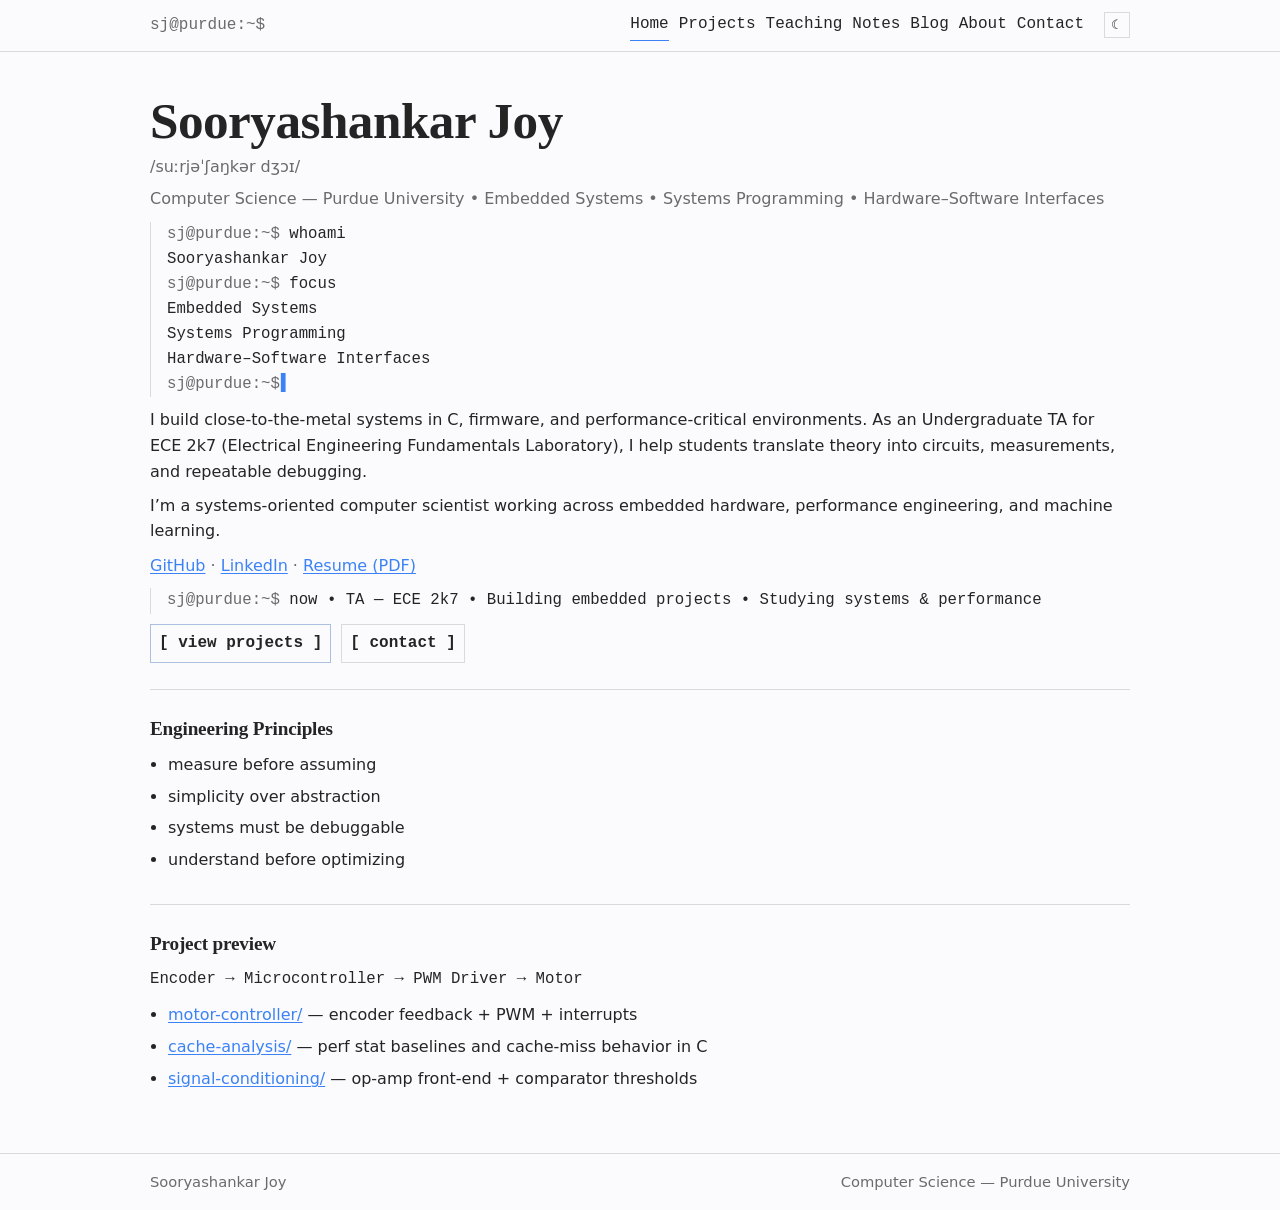
<file: index.html>
<!doctype html>
<html lang="en">
  <head>
    <meta charset="utf-8" />
    <meta name="viewport" content="width=device-width,initial-scale=1" />

    <title>Sooryashankar Joy — Embedded Systems & Systems Programming</title>
    <meta
      name="description"
      content="Sooryashankar Joy (Soorya) — Computer Science at Purdue University. Embedded Systems, Systems Programming, Hardware–Software Interfaces."
    />
    <link rel="canonical" href="https://sooryashankarjoy.github.io/" />

    <meta property="og:title" content="Sooryashankar Joy — Systems & Embedded" />
    <meta
      property="og:description"
      content="Embedded systems, systems programming, hardware–software interfaces. Projects, teaching, engineering notes."
    />
    <meta property="og:type" content="website" />
    <meta property="og:url" content="https://sooryashankarjoy.github.io/" />
    <meta property="og:image" content="https://sooryashankarjoy.github.io/assets/og-image.svg" />

    <meta name="twitter:card" content="summary_large_image" />
    <meta name="twitter:title" content="Sooryashankar Joy — Systems & Embedded" />
    <meta
      name="twitter:description"
      content="Embedded systems, systems programming, hardware–software interfaces. Projects, teaching, engineering notes."
    />
    <meta name="twitter:image" content="https://sooryashankarjoy.github.io/assets/og-image.svg" />

    <link rel="icon" href="./assets/favicon.svg" type="image/svg+xml" />
    <link rel="stylesheet" href="./assets/styles.css" />
  </head>
  <body class="page-home">
    <a class="skip-link" href="#main">Skip to content</a>

    <header class="site-header">
      <div class="container">
        <div class="header-bar">
          <div class="prompt" aria-label="Prompt">sj@purdue:~$</div>

          <div style="display: inline-flex; align-items: center; gap: 10px">
            <nav class="nav" aria-label="Primary">
              <a data-nav="true" href="./">Home</a>
              <a data-nav="true" href="./projects.html">Projects</a>
              <a data-nav="true" href="./teaching.html">Teaching</a>
              <a data-nav="true" href="./notes.html">Notes</a>
              <a data-nav="true" href="./blog.html">Blog</a>
              <a data-nav="true" href="./about.html">About</a>
              <a data-nav="true" href="./contact.html">Contact</a>
            </nav>

            <div class="header-actions" aria-label="Header controls">
              <button id="themeToggle" class="icon-btn" type="button" aria-label="Toggle theme" title="Toggle theme"></button>
              <button
                id="menuToggle"
                class="icon-btn hamburger"
                type="button"
                aria-label="Open menu"
                aria-expanded="false"
                aria-controls="mobileMenu"
                title="Open menu"
              >
              </button>
            </div>
          </div>
        </div>

        <div id="mobileMenu" class="mobile-menu" aria-label="Mobile navigation">
          <a data-nav="true" href="./">Home</a>
          <a data-nav="true" href="./projects.html">Projects</a>
          <a data-nav="true" href="./teaching.html">Teaching</a>
          <a data-nav="true" href="./notes.html">Notes</a>
          <a data-nav="true" href="./blog.html">Blog</a>
          <a data-nav="true" href="./about.html">About</a>
          <a data-nav="true" href="./contact.html">Contact</a>
        </div>
      </div>
    </header>

    <main id="main">
      <div class="container">
        <section aria-label="Home">
          <h1>Sooryashankar Joy</h1>
          <div class="muted" style="margin-top: -6px">
            <span title="soo-rya SHANG-ker joy">/suːrjəˈʃaŋkər dʒɔɪ/</span>
          </div>
          <p class="muted" style="margin-top: 6px">
            Computer Science — Purdue University • Embedded Systems • Systems Programming • Hardware–Software Interfaces
          </p>

          <div class="panel" aria-label="whoami block">
            <pre class="term"><span class="promptline">sj@purdue:~$</span> whoami
Sooryashankar Joy
<span class="promptline">sj@purdue:~$</span> focus
Embedded Systems
Systems Programming
Hardware–Software Interfaces
<span class="promptline">sj@purdue:~$</span><span class="blink-caret" aria-hidden="true">▍</span></pre>
          </div>

          <p>
            I build close-to-the-metal systems in C, firmware, and performance-critical environments. As an Undergraduate TA
            for ECE 2k7 (Electrical Engineering Fundamentals Laboratory), I help students translate theory into circuits,
            measurements, and repeatable debugging.
          </p>
          <p>
            I’m a systems-oriented computer scientist working across embedded hardware, performance engineering, and machine
            learning.
          </p>

          <p class="muted">
            <a href="https://github.com/YOUR_GITHUB_USERNAME" rel="noreferrer">GitHub</a> ·
            <a href="https://www.linkedin.com/in/YOUR_LINKEDIN_USERNAME/" rel="noreferrer">LinkedIn</a> ·
            <a href="./resume/Soorya_Joy_Resume.pdf">Resume (PDF)</a>
          </p>

          <div class="panel" aria-label="now block">
            <pre class="term"><span class="promptline">sj@purdue:~$</span> now • TA — ECE 2k7 • Building embedded projects • Studying systems &amp; performance</pre>
          </div>

          <div class="cta-row" aria-label="Calls to action">
            <a class="cmd-btn primary" href="./projects.html">[ view projects ]</a>
            <a class="cmd-btn" href="./contact.html">[ contact ]</a>
          </div>
        </section>

        <hr class="rule" />

        <section aria-label="Engineering principles">
          <h2>Engineering Principles</h2>
          <ul>
            <li>measure before assuming</li>
            <li>simplicity over abstraction</li>
            <li>systems must be debuggable</li>
            <li>understand before optimizing</li>
          </ul>
        </section>

        <hr class="rule" />

        <section aria-label="Project preview">
          <h2>Project preview</h2>
          <pre class="term">Encoder → Microcontroller → PWM Driver → Motor</pre>
          <ul>
            <li><a href="./projects.html#motor-controller">motor-controller/</a> — encoder feedback + PWM + interrupts</li>
            <li><a href="./projects.html#cache-analysis">cache-analysis/</a> — perf stat baselines and cache-miss behavior in C</li>
            <li><a href="./projects.html#signal-conditioning">signal-conditioning/</a> — op-amp front-end + comparator thresholds</li>
          </ul>
        </section>
      </div>
    </main>

    <footer class="site-footer">
      <div class="container footer-inner">
        <span>Sooryashankar Joy</span>
        <span class="muted">Computer Science — Purdue University</span>
      </div>
    </footer>

    <script defer src="./assets/main.js"></script>
  </body>
</html>
</file>
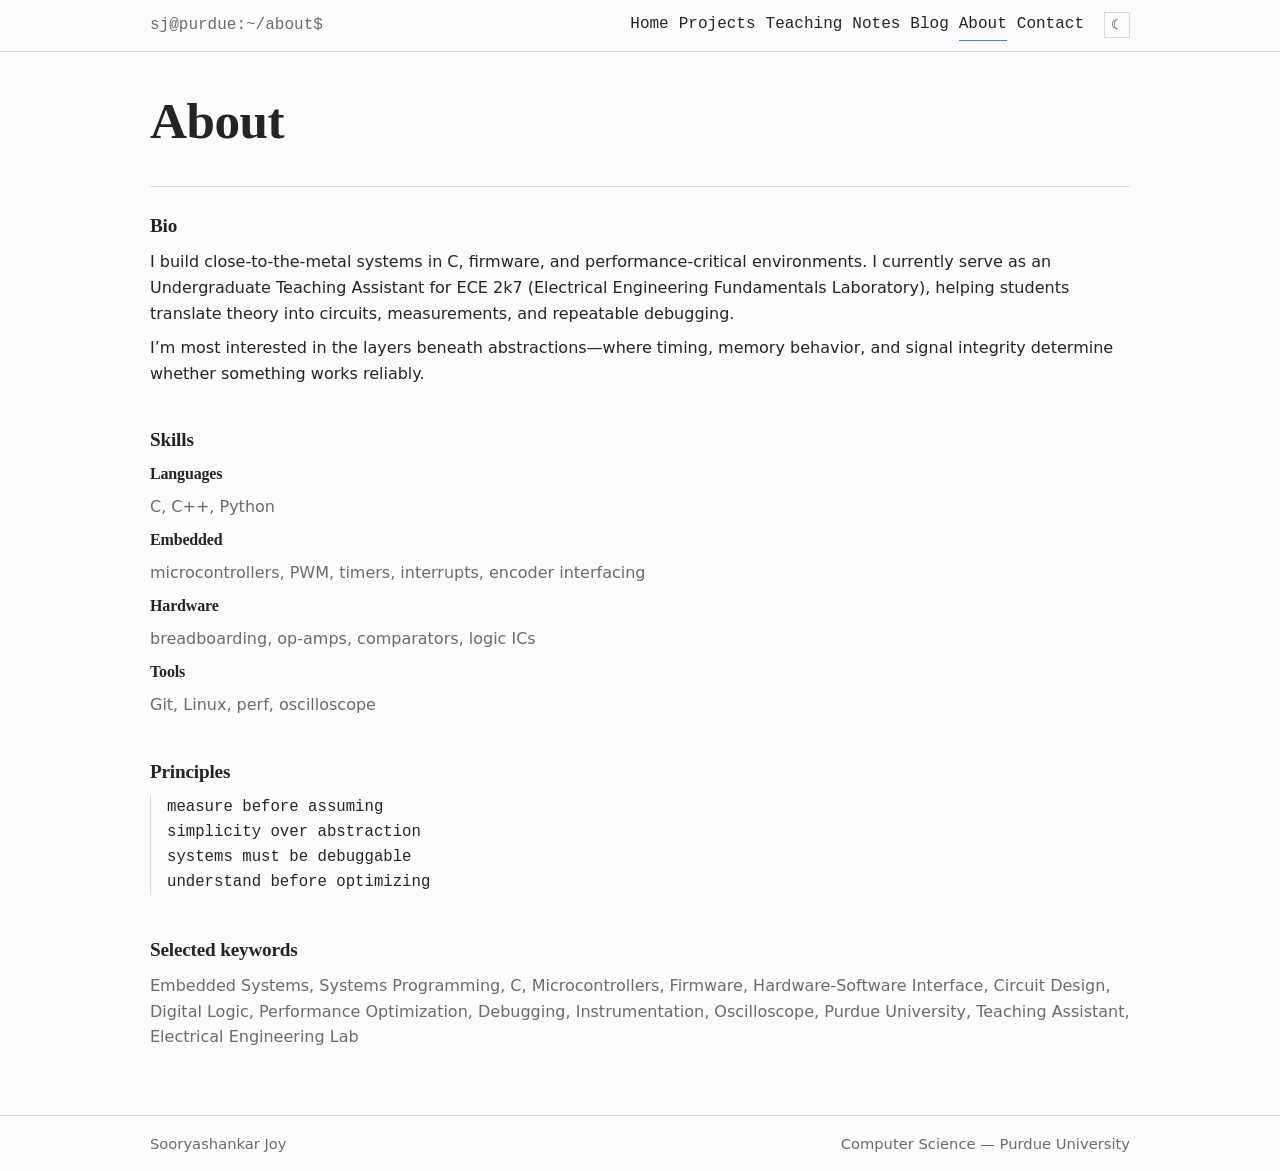
<file: about.html>
<!doctype html>
<html lang="en">
  <head>
    <meta charset="utf-8" />
    <meta name="viewport" content="width=device-width,initial-scale=1" />

    <title>About — Sooryashankar Joy</title>
    <meta
      name="description"
      content="About Sooryashankar Joy (Soorya): Computer Science at Purdue University, focused on embedded systems, systems programming, and hardware–software interfaces."
    />
    <link rel="canonical" href="https://sooryashankarjoy.github.io/about.html" />

    <meta property="og:title" content="About — Sooryashankar Joy" />
    <meta
      property="og:description"
      content="Close-to-the-metal systems: C, microcontrollers, digital logic, circuit design, and performance analysis."
    />
    <meta property="og:type" content="website" />
    <meta property="og:url" content="https://sooryashankarjoy.github.io/about.html" />
    <meta property="og:image" content="https://sooryashankarjoy.github.io/assets/og-image.svg" />

    <meta name="twitter:card" content="summary_large_image" />
    <meta name="twitter:title" content="About — Sooryashankar Joy" />
    <meta
      name="twitter:description"
      content="Close-to-the-metal systems: C, microcontrollers, digital logic, circuit design, and performance analysis."
    />
    <meta name="twitter:image" content="https://sooryashankarjoy.github.io/assets/og-image.svg" />

    <link rel="icon" href="./assets/favicon.svg" type="image/svg+xml" />
    <link rel="stylesheet" href="./assets/styles.css" />
  </head>
  <body class="page-about">
    <a class="skip-link" href="#main">Skip to content</a>

    <header class="site-header">
      <div class="container">
        <div class="header-bar">
          <div class="prompt" aria-label="Prompt">sj@purdue:~/about$</div>

          <div style="display: inline-flex; align-items: center; gap: 10px">
            <nav class="nav" aria-label="Primary">
              <a data-nav="true" href="./">Home</a>
              <a data-nav="true" href="./projects.html">Projects</a>
              <a data-nav="true" href="./teaching.html">Teaching</a>
              <a data-nav="true" href="./notes.html">Notes</a>
              <a data-nav="true" href="./blog.html">Blog</a>
              <a data-nav="true" href="./about.html">About</a>
              <a data-nav="true" href="./contact.html">Contact</a>
            </nav>

            <div class="header-actions" aria-label="Header controls">
              <button id="themeToggle" class="icon-btn" type="button" aria-label="Toggle theme" title="Toggle theme"></button>
              <button
                id="menuToggle"
                class="icon-btn hamburger"
                type="button"
                aria-label="Open menu"
                aria-expanded="false"
                aria-controls="mobileMenu"
                title="Open menu"
              >
              </button>
            </div>
          </div>
        </div>

        <div id="mobileMenu" class="mobile-menu" aria-label="Mobile navigation">
          <a data-nav="true" href="./">Home</a>
          <a data-nav="true" href="./projects.html">Projects</a>
          <a data-nav="true" href="./teaching.html">Teaching</a>
          <a data-nav="true" href="./notes.html">Notes</a>
          <a data-nav="true" href="./blog.html">Blog</a>
          <a data-nav="true" href="./about.html">About</a>
          <a data-nav="true" href="./contact.html">Contact</a>
        </div>
      </div>
    </header>

    <main id="main">
      <div class="container">
        <section aria-label="About header">
          <h1>About</h1>
        </section>

        <hr class="rule" />

        <section aria-label="Bio">
          <h2>Bio</h2>
          <p>
            I build close-to-the-metal systems in C, firmware, and performance-critical environments. I currently serve as an
            Undergraduate Teaching Assistant for ECE 2k7 (Electrical Engineering Fundamentals Laboratory), helping students
            translate theory into circuits, measurements, and repeatable debugging.
          </p>
          <p>
            I’m most interested in the layers beneath abstractions—where timing, memory behavior, and signal integrity determine
            whether something works reliably.
          </p>
        </section>

        <section aria-label="Skills">
          <h2>Skills</h2>
          <h3>Languages</h3>
          <p class="muted">C, C++, Python</p>

          <h3>Embedded</h3>
          <p class="muted">microcontrollers, PWM, timers, interrupts, encoder interfacing</p>

          <h3>Hardware</h3>
          <p class="muted">breadboarding, op-amps, comparators, logic ICs</p>

          <h3>Tools</h3>
          <p class="muted">Git, Linux, perf, oscilloscope</p>
        </section>

        <section aria-label="Principles">
          <h2>Principles</h2>
          <div class="panel">
            <pre class="term">measure before assuming
simplicity over abstraction
systems must be debuggable
understand before optimizing</pre>
          </div>
        </section>

        <section aria-label="Selected keywords">
          <h2>Selected keywords</h2>
          <p class="muted">
            Embedded Systems, Systems Programming, C, Microcontrollers, Firmware, Hardware-Software Interface, Circuit Design,
            Digital Logic, Performance Optimization, Debugging, Instrumentation, Oscilloscope, Purdue University, Teaching
            Assistant, Electrical Engineering Lab
          </p>
        </section>
      </div>
    </main>

    <footer class="site-footer">
      <div class="container footer-inner">
        <span>Sooryashankar Joy</span>
        <span class="muted">Computer Science — Purdue University</span>
      </div>
    </footer>

    <script defer src="./assets/main.js"></script>
  </body>
</html>
</file>
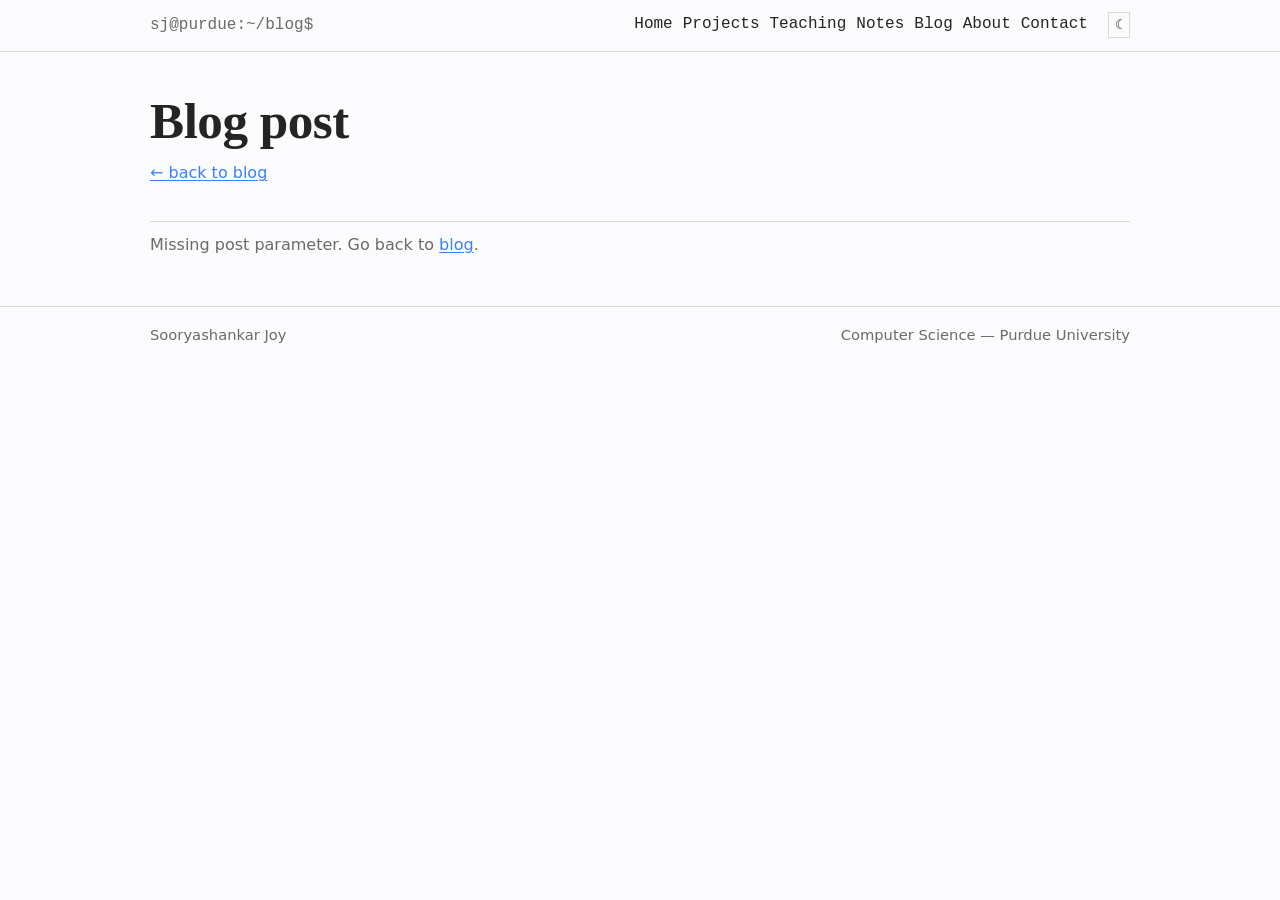
<file: blog-post.html>
<!doctype html>
<html lang="en">
  <head>
    <meta charset="utf-8" />
    <meta name="viewport" content="width=device-width,initial-scale=1" />

    <title>Blog Post — Sooryashankar Joy</title>
    <meta name="description" content="Blog post by Sooryashankar Joy (Soorya)." />
    <link rel="canonical" href="https://sooryashankarjoy.github.io/blog-post.html" />

    <meta property="og:title" content="Blog Post — Sooryashankar Joy" />
    <meta property="og:description" content="Blog post by Sooryashankar Joy." />
    <meta property="og:type" content="article" />
    <meta property="og:url" content="https://sooryashankarjoy.github.io/blog-post.html" />
    <meta property="og:image" content="https://sooryashankarjoy.github.io/assets/og-image.svg" />

    <meta name="twitter:card" content="summary_large_image" />
    <meta name="twitter:title" content="Blog Post — Sooryashankar Joy" />
    <meta name="twitter:description" content="Blog post by Sooryashankar Joy." />
    <meta name="twitter:image" content="https://sooryashankarjoy.github.io/assets/og-image.svg" />

    <link rel="icon" href="./assets/favicon.svg" type="image/svg+xml" />
    <link rel="stylesheet" href="./assets/styles.css" />
  </head>
  <body class="page-blog-post">
    <a class="skip-link" href="#main">Skip to content</a>

    <header class="site-header">
      <div class="container">
        <div class="header-bar">
          <div class="prompt" aria-label="Prompt">sj@purdue:~/blog$</div>

          <div style="display: inline-flex; align-items: center; gap: 10px">
            <nav class="nav" aria-label="Primary">
              <a data-nav="true" href="./">Home</a>
              <a data-nav="true" href="./projects.html">Projects</a>
              <a data-nav="true" href="./teaching.html">Teaching</a>
              <a data-nav="true" href="./notes.html">Notes</a>
              <a data-nav="true" href="./blog.html">Blog</a>
              <a data-nav="true" href="./about.html">About</a>
              <a data-nav="true" href="./contact.html">Contact</a>
            </nav>

            <div class="header-actions" aria-label="Header controls">
              <button id="themeToggle" class="icon-btn" type="button" aria-label="Toggle theme" title="Toggle theme"></button>
              <button
                id="menuToggle"
                class="icon-btn hamburger"
                type="button"
                aria-label="Open menu"
                aria-expanded="false"
                aria-controls="mobileMenu"
                title="Open menu"
              ></button>
            </div>
          </div>
        </div>

        <div id="mobileMenu" class="mobile-menu" aria-label="Mobile navigation">
          <a data-nav="true" href="./">Home</a>
          <a data-nav="true" href="./projects.html">Projects</a>
          <a data-nav="true" href="./teaching.html">Teaching</a>
          <a data-nav="true" href="./notes.html">Notes</a>
          <a data-nav="true" href="./blog.html">Blog</a>
          <a data-nav="true" href="./about.html">About</a>
          <a data-nav="true" href="./contact.html">Contact</a>
        </div>
      </div>
    </header>

    <main id="main">
      <div class="container">
        <section aria-label="Blog post header">
          <h1>Blog post</h1>
          <p class="muted"><a href="./blog.html">← back to blog</a></p>
        </section>

        <hr class="rule" />

        <article class="post-body" aria-label="Post content">
          <div id="blogPost" aria-live="polite">
            <p class="muted">Loading…</p>
          </div>
        </article>
      </div>
    </main>

    <footer class="site-footer">
      <div class="container footer-inner">
        <span>Sooryashankar Joy</span>
        <span class="muted">Computer Science — Purdue University</span>
      </div>
    </footer>

    <script defer src="./assets/main.js"></script>
  </body>
</html>
</file>
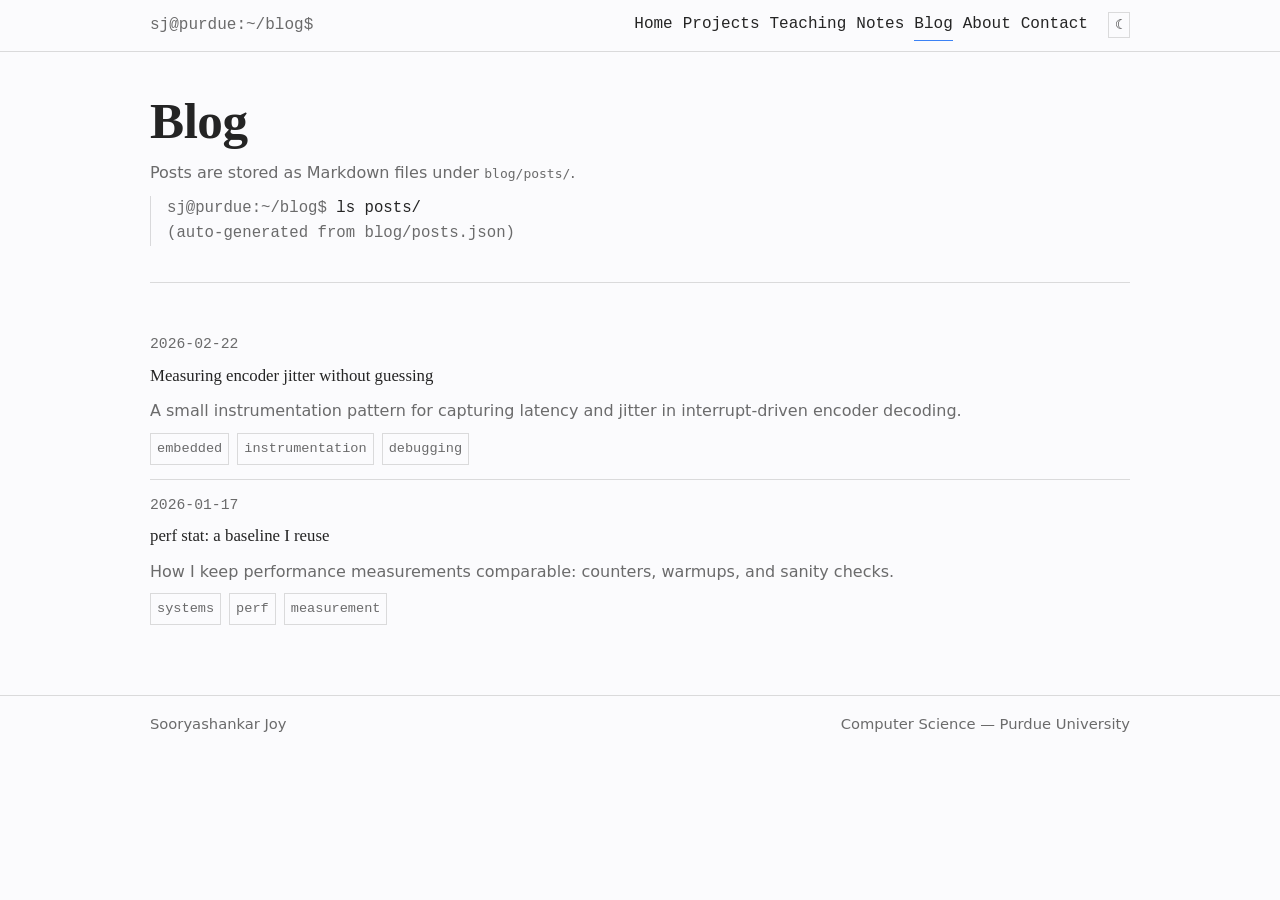
<file: blog.html>
<!doctype html>
<html lang="en">
  <head>
    <meta charset="utf-8" />
    <meta name="viewport" content="width=device-width,initial-scale=1" />

    <title>Blog — Sooryashankar Joy</title>
    <meta name="description" content="Blog posts by Sooryashankar Joy (Soorya): embedded systems, circuits, performance, and debugging notes." />
    <link rel="canonical" href="https://sooryashankarjoy.github.io/blog.html" />

    <meta property="og:title" content="Blog — Sooryashankar Joy" />
    <meta property="og:description" content="Short posts on embedded systems, circuits, performance, and debugging." />
    <meta property="og:type" content="website" />
    <meta property="og:url" content="https://sooryashankarjoy.github.io/blog.html" />
    <meta property="og:image" content="https://sooryashankarjoy.github.io/assets/og-image.svg" />

    <meta name="twitter:card" content="summary_large_image" />
    <meta name="twitter:title" content="Blog — Sooryashankar Joy" />
    <meta name="twitter:description" content="Short posts on embedded systems, circuits, performance, and debugging." />
    <meta name="twitter:image" content="https://sooryashankarjoy.github.io/assets/og-image.svg" />

    <link rel="icon" href="./assets/favicon.svg" type="image/svg+xml" />
    <link rel="stylesheet" href="./assets/styles.css" />
  </head>
  <body class="page-blog">
    <a class="skip-link" href="#main">Skip to content</a>

    <header class="site-header">
      <div class="container">
        <div class="header-bar">
          <div class="prompt" aria-label="Prompt">sj@purdue:~/blog$</div>

          <div style="display: inline-flex; align-items: center; gap: 10px">
            <nav class="nav" aria-label="Primary">
              <a data-nav="true" href="./">Home</a>
              <a data-nav="true" href="./projects.html">Projects</a>
              <a data-nav="true" href="./teaching.html">Teaching</a>
              <a data-nav="true" href="./notes.html">Notes</a>
              <a data-nav="true" href="./blog.html">Blog</a>
              <a data-nav="true" href="./about.html">About</a>
              <a data-nav="true" href="./contact.html">Contact</a>
            </nav>

            <div class="header-actions" aria-label="Header controls">
              <button id="themeToggle" class="icon-btn" type="button" aria-label="Toggle theme" title="Toggle theme"></button>
              <button
                id="menuToggle"
                class="icon-btn hamburger"
                type="button"
                aria-label="Open menu"
                aria-expanded="false"
                aria-controls="mobileMenu"
                title="Open menu"
              ></button>
            </div>
          </div>
        </div>

        <div id="mobileMenu" class="mobile-menu" aria-label="Mobile navigation">
          <a data-nav="true" href="./">Home</a>
          <a data-nav="true" href="./projects.html">Projects</a>
          <a data-nav="true" href="./teaching.html">Teaching</a>
          <a data-nav="true" href="./notes.html">Notes</a>
          <a data-nav="true" href="./blog.html">Blog</a>
          <a data-nav="true" href="./about.html">About</a>
          <a data-nav="true" href="./contact.html">Contact</a>
        </div>
      </div>
    </header>

    <main id="main">
      <div class="container">
        <section aria-label="Blog header">
          <h1>Blog</h1>
          <p class="muted">Posts are stored as Markdown files under <code>blog/posts/</code>.</p>

          <div class="panel" aria-label="Blog command">
            <pre class="term"><span class="promptline">sj@purdue:~/blog$</span> ls posts/
<span class="muted">(auto-generated from blog/posts.json)</span></pre>
          </div>
        </section>

        <hr class="rule" />

        <section aria-label="Post list">
          <div id="blogIndex" class="post-list" aria-live="polite">
            <p class="muted">Loading…</p>
          </div>
        </section>
      </div>
    </main>

    <footer class="site-footer">
      <div class="container footer-inner">
        <span>Sooryashankar Joy</span>
        <span class="muted">Computer Science — Purdue University</span>
      </div>
    </footer>

    <script defer src="./assets/main.js"></script>
  </body>
</html>
</file>
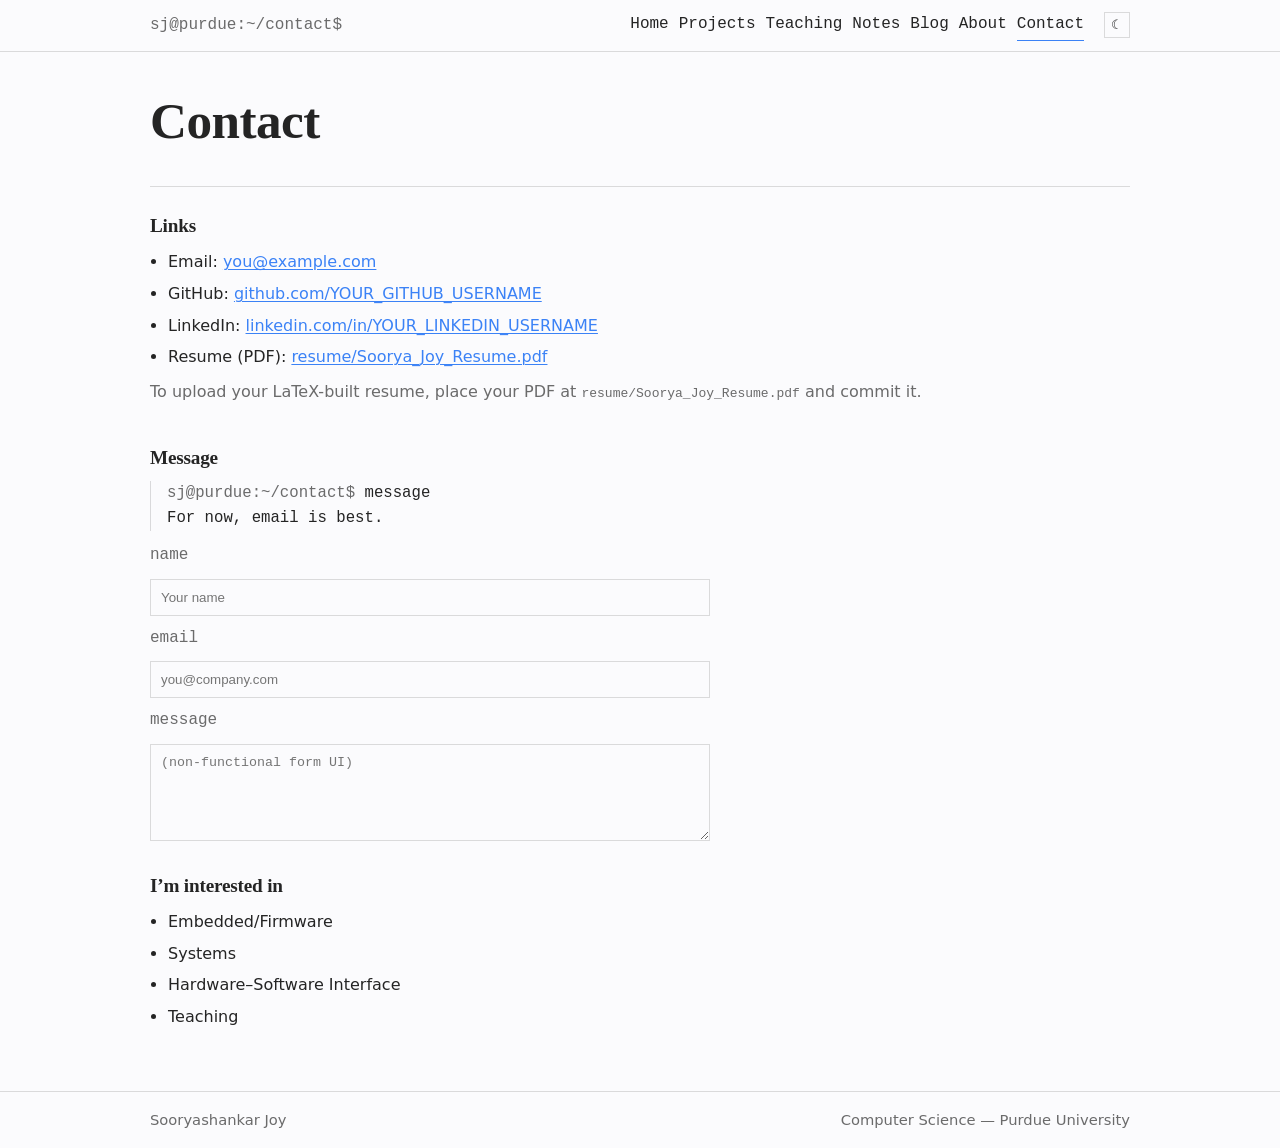
<file: contact.html>
<!doctype html>
<html lang="en">
  <head>
    <meta charset="utf-8" />
    <meta name="viewport" content="width=device-width,initial-scale=1" />

    <title>Contact — Sooryashankar Joy</title>
    <meta
      name="description"
      content="Contact Sooryashankar Joy (Soorya) about embedded systems, systems programming, hardware–software interfaces, or teaching."
    />
    <link rel="canonical" href="https://sooryashankarjoy.github.io/contact.html" />

    <meta property="og:title" content="Contact — Sooryashankar Joy" />
    <meta
      property="og:description"
      content="Email, GitHub, LinkedIn, and resume PDF."
    />
    <meta property="og:type" content="website" />
    <meta property="og:url" content="https://sooryashankarjoy.github.io/contact.html" />
    <meta property="og:image" content="https://sooryashankarjoy.github.io/assets/og-image.svg" />

    <meta name="twitter:card" content="summary_large_image" />
    <meta name="twitter:title" content="Contact — Sooryashankar Joy" />
    <meta name="twitter:description" content="Email, GitHub, LinkedIn, and resume PDF." />
    <meta name="twitter:image" content="https://sooryashankarjoy.github.io/assets/og-image.svg" />

    <link rel="icon" href="./assets/favicon.svg" type="image/svg+xml" />
    <link rel="stylesheet" href="./assets/styles.css" />
  </head>
  <body class="page-contact">
    <a class="skip-link" href="#main">Skip to content</a>

    <header class="site-header">
      <div class="container">
        <div class="header-bar">
          <div class="prompt" aria-label="Prompt">sj@purdue:~/contact$</div>

          <div style="display: inline-flex; align-items: center; gap: 10px">
            <nav class="nav" aria-label="Primary">
              <a data-nav="true" href="./">Home</a>
              <a data-nav="true" href="./projects.html">Projects</a>
              <a data-nav="true" href="./teaching.html">Teaching</a>
              <a data-nav="true" href="./notes.html">Notes</a>
              <a data-nav="true" href="./blog.html">Blog</a>
              <a data-nav="true" href="./about.html">About</a>
              <a data-nav="true" href="./contact.html">Contact</a>
            </nav>

            <div class="header-actions" aria-label="Header controls">
              <button id="themeToggle" class="icon-btn" type="button" aria-label="Toggle theme" title="Toggle theme"></button>
              <button
                id="menuToggle"
                class="icon-btn hamburger"
                type="button"
                aria-label="Open menu"
                aria-expanded="false"
                aria-controls="mobileMenu"
                title="Open menu"
              >
              </button>
            </div>
          </div>
        </div>

        <div id="mobileMenu" class="mobile-menu" aria-label="Mobile navigation">
          <a data-nav="true" href="./">Home</a>
          <a data-nav="true" href="./projects.html">Projects</a>
          <a data-nav="true" href="./teaching.html">Teaching</a>
          <a data-nav="true" href="./notes.html">Notes</a>
          <a data-nav="true" href="./blog.html">Blog</a>
          <a data-nav="true" href="./about.html">About</a>
          <a data-nav="true" href="./contact.html">Contact</a>
        </div>
      </div>
    </header>

    <main id="main">
      <div class="container">
        <section aria-label="Contact header">
          <h1>Contact</h1>
        </section>

        <hr class="rule" />

        <section aria-label="Contact methods">
          <h2>Links</h2>
          <ul>
            <li>Email: <a href="mailto:you@example.com">you@example.com</a></li>
            <li>GitHub: <a href="https://github.com/YOUR_GITHUB_USERNAME" rel="noreferrer">github.com/YOUR_GITHUB_USERNAME</a></li>
            <li>
              LinkedIn:
              <a href="https://www.linkedin.com/in/YOUR_LINKEDIN_USERNAME/" rel="noreferrer"
                >linkedin.com/in/YOUR_LINKEDIN_USERNAME</a
              >
            </li>
            <li>Resume (PDF): <a href="./resume/Soorya_Joy_Resume.pdf">resume/Soorya_Joy_Resume.pdf</a></li>
          </ul>
          <p class="muted">
            To upload your LaTeX-built resume, place your PDF at <code>resume/Soorya_Joy_Resume.pdf</code> and commit it.
          </p>
        </section>

        <section aria-label="Contact form">
          <h2>Message</h2>
          <div class="panel">
            <pre class="term"><span class="promptline">sj@purdue:~/contact$</span> message
For now, email is best.</pre>
          </div>

          <form aria-label="Contact form (non-functional)" style="margin-top: 12px">
            <div style="display: grid; gap: 10px; max-width: 560px">
              <label class="mono" for="name" style="color: var(--muted)">name</label>
              <input
                id="name"
                name="name"
                type="text"
                placeholder="Your name"
                disabled
                style="padding: 10px; border: 1px solid var(--border); border-radius: 0; background: transparent; color: var(--text)"
              />

              <label class="mono" for="email" style="color: var(--muted)">email</label>
              <input
                id="email"
                name="email"
                type="email"
                placeholder="you@company.com"
                disabled
                style="padding: 10px; border: 1px solid var(--border); border-radius: 0; background: transparent; color: var(--text)"
              />

              <label class="mono" for="msg" style="color: var(--muted)">message</label>
              <textarea
                id="msg"
                name="msg"
                rows="5"
                placeholder="(non-functional form UI)"
                disabled
                style="padding: 10px; border: 1px solid var(--border); border-radius: 0; background: transparent; color: var(--text)"
              ></textarea>
            </div>
          </form>
        </section>

        <section aria-label="Interests">
          <h2>I’m interested in</h2>
          <ul>
            <li>Embedded/Firmware</li>
            <li>Systems</li>
            <li>Hardware–Software Interface</li>
            <li>Teaching</li>
          </ul>
        </section>
      </div>
    </main>

    <footer class="site-footer">
      <div class="container footer-inner">
        <span>Sooryashankar Joy</span>
        <span class="muted">Computer Science — Purdue University</span>
      </div>
    </footer>

    <script defer src="./assets/main.js"></script>
  </body>
</html>
</file>
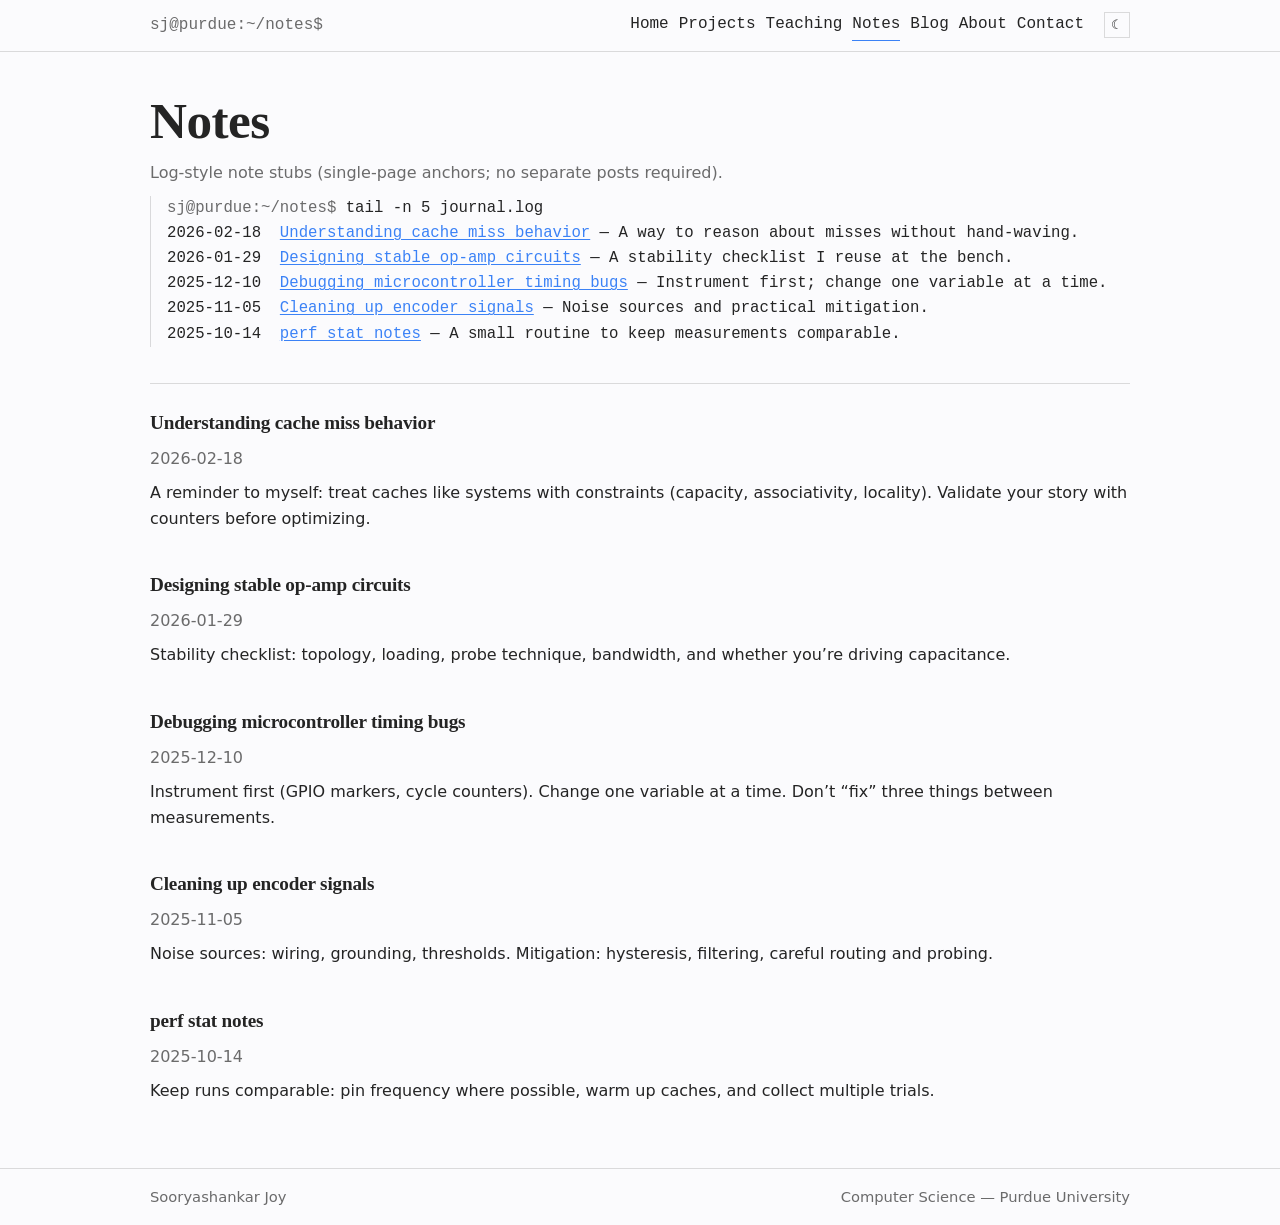
<file: notes.html>
<!doctype html>
<html lang="en">
  <head>
    <meta charset="utf-8" />
    <meta name="viewport" content="width=device-width,initial-scale=1" />

    <title>Engineering Notes — Sooryashankar Joy</title>
    <meta
      name="description"
      content="Engineering notes by Sooryashankar Joy: cache behavior, op-amp stability, and debugging microcontroller timing."
    />
    <link rel="canonical" href="https://sooryashankarjoy.github.io/notes.html" />

    <meta property="og:title" content="Engineering Notes — Sooryashankar Joy" />
    <meta
      property="og:description"
      content="Short lab-notebook style notes: caches, circuits, and timing bugs."
    />
    <meta property="og:type" content="website" />
    <meta property="og:url" content="https://sooryashankarjoy.github.io/notes.html" />
    <meta property="og:image" content="https://sooryashankarjoy.github.io/assets/og-image.svg" />

    <meta name="twitter:card" content="summary_large_image" />
    <meta name="twitter:title" content="Engineering Notes — Sooryashankar Joy" />
    <meta name="twitter:description" content="Short lab-notebook style notes: caches, circuits, and timing bugs." />
    <meta name="twitter:image" content="https://sooryashankarjoy.github.io/assets/og-image.svg" />

    <link rel="icon" href="./assets/favicon.svg" type="image/svg+xml" />
    <link rel="stylesheet" href="./assets/styles.css" />
  </head>
  <body class="page-notes">
    <a class="skip-link" href="#main">Skip to content</a>

    <header class="site-header">
      <div class="container">
        <div class="header-bar">
          <div class="prompt" aria-label="Prompt">sj@purdue:~/notes$</div>

          <div style="display: inline-flex; align-items: center; gap: 10px">
            <nav class="nav" aria-label="Primary">
              <a data-nav="true" href="./">Home</a>
              <a data-nav="true" href="./projects.html">Projects</a>
              <a data-nav="true" href="./teaching.html">Teaching</a>
              <a data-nav="true" href="./notes.html">Notes</a>
              <a data-nav="true" href="./blog.html">Blog</a>
              <a data-nav="true" href="./about.html">About</a>
              <a data-nav="true" href="./contact.html">Contact</a>
            </nav>

            <div class="header-actions" aria-label="Header controls">
              <button id="themeToggle" class="icon-btn" type="button" aria-label="Toggle theme" title="Toggle theme"></button>
              <button
                id="menuToggle"
                class="icon-btn hamburger"
                type="button"
                aria-label="Open menu"
                aria-expanded="false"
                aria-controls="mobileMenu"
                title="Open menu"
              >
              </button>
            </div>
          </div>
        </div>

        <div id="mobileMenu" class="mobile-menu" aria-label="Mobile navigation">
          <a data-nav="true" href="./">Home</a>
          <a data-nav="true" href="./projects.html">Projects</a>
          <a data-nav="true" href="./teaching.html">Teaching</a>
          <a data-nav="true" href="./notes.html">Notes</a>
          <a data-nav="true" href="./blog.html">Blog</a>
          <a data-nav="true" href="./about.html">About</a>
          <a data-nav="true" href="./contact.html">Contact</a>
        </div>
      </div>
    </header>

    <main id="main">
      <div class="container">
        <section aria-label="Notes header">
          <h1>Notes</h1>
          <p class="muted">Log-style note stubs (single-page anchors; no separate posts required).</p>

          <div class="panel" aria-label="Notes index">
            <pre class="term"><span class="promptline">sj@purdue:~/notes$</span> tail -n 5 journal.log
2026-02-18  <a href="#note-cache">Understanding cache miss behavior</a> — A way to reason about misses without hand-waving.
2026-01-29  <a href="#note-opamp">Designing stable op-amp circuits</a> — A stability checklist I reuse at the bench.
2025-12-10  <a href="#note-timing">Debugging microcontroller timing bugs</a> — Instrument first; change one variable at a time.
2025-11-05  <a href="#note-encoder">Cleaning up encoder signals</a> — Noise sources and practical mitigation.
2025-10-14  <a href="#note-perf">perf stat notes</a> — A small routine to keep measurements comparable.</pre>
          </div>
        </section>

        <hr class="rule" />

        <section id="note-cache" aria-label="Understanding cache miss behavior">
          <h2>Understanding cache miss behavior</h2>
          <p class="muted">2026-02-18</p>
          <p>
            A reminder to myself: treat caches like systems with constraints (capacity, associativity, locality). Validate your
            story with counters before optimizing.
          </p>
        </section>

        <section id="note-opamp" aria-label="Designing stable op-amp circuits">
          <h2>Designing stable op-amp circuits</h2>
          <p class="muted">2026-01-29</p>
          <p>Stability checklist: topology, loading, probe technique, bandwidth, and whether you’re driving capacitance.</p>
        </section>

        <section id="note-timing" aria-label="Debugging microcontroller timing bugs">
          <h2>Debugging microcontroller timing bugs</h2>
          <p class="muted">2025-12-10</p>
          <p>
            Instrument first (GPIO markers, cycle counters). Change one variable at a time. Don’t “fix” three things between
            measurements.
          </p>
        </section>

        <section id="note-encoder" aria-label="Cleaning up encoder signals">
          <h2>Cleaning up encoder signals</h2>
          <p class="muted">2025-11-05</p>
          <p>Noise sources: wiring, grounding, thresholds. Mitigation: hysteresis, filtering, careful routing and probing.</p>
        </section>

        <section id="note-perf" aria-label="perf stat notes">
          <h2>perf stat notes</h2>
          <p class="muted">2025-10-14</p>
          <p>Keep runs comparable: pin frequency where possible, warm up caches, and collect multiple trials.</p>
        </section>
      </div>
    </main>

    <footer class="site-footer">
      <div class="container footer-inner">
        <span>Sooryashankar Joy</span>
        <span class="muted">Computer Science — Purdue University</span>
      </div>
    </footer>

    <script defer src="./assets/main.js"></script>
  </body>
</html>
</file>
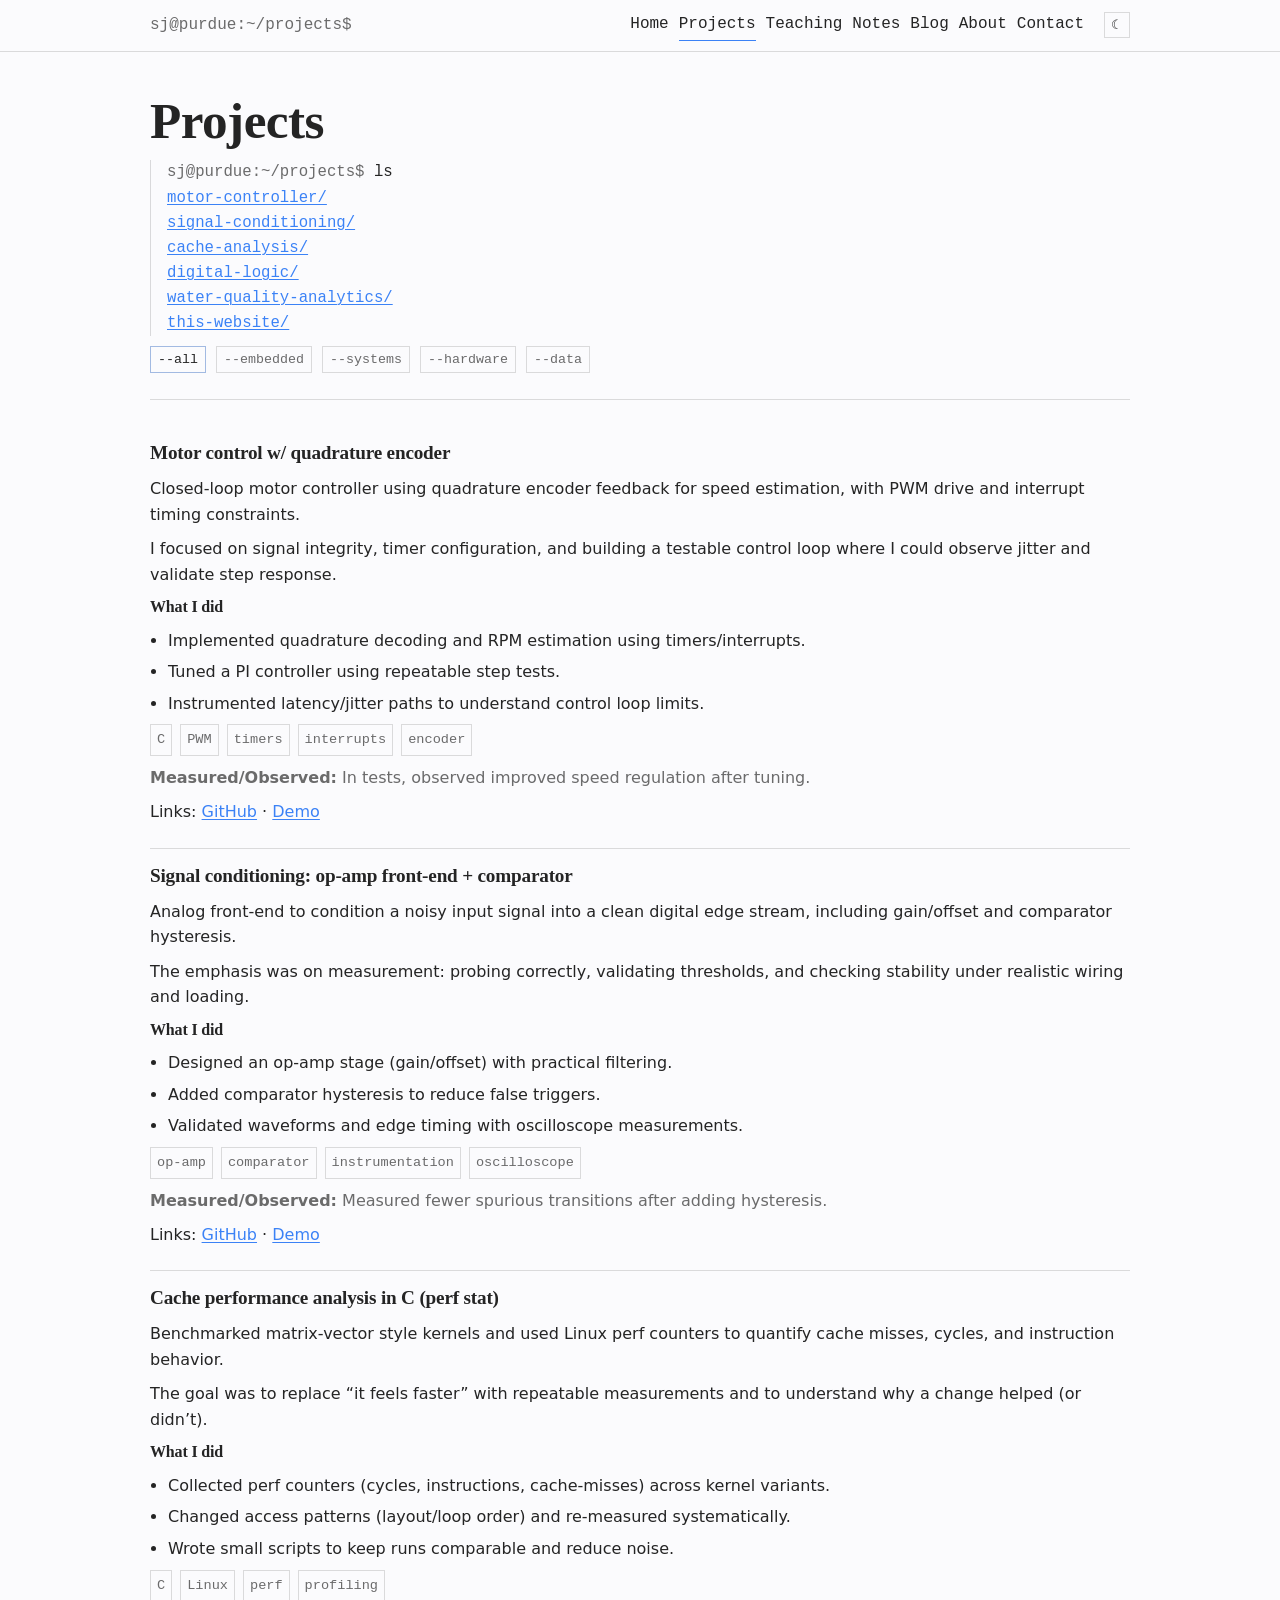
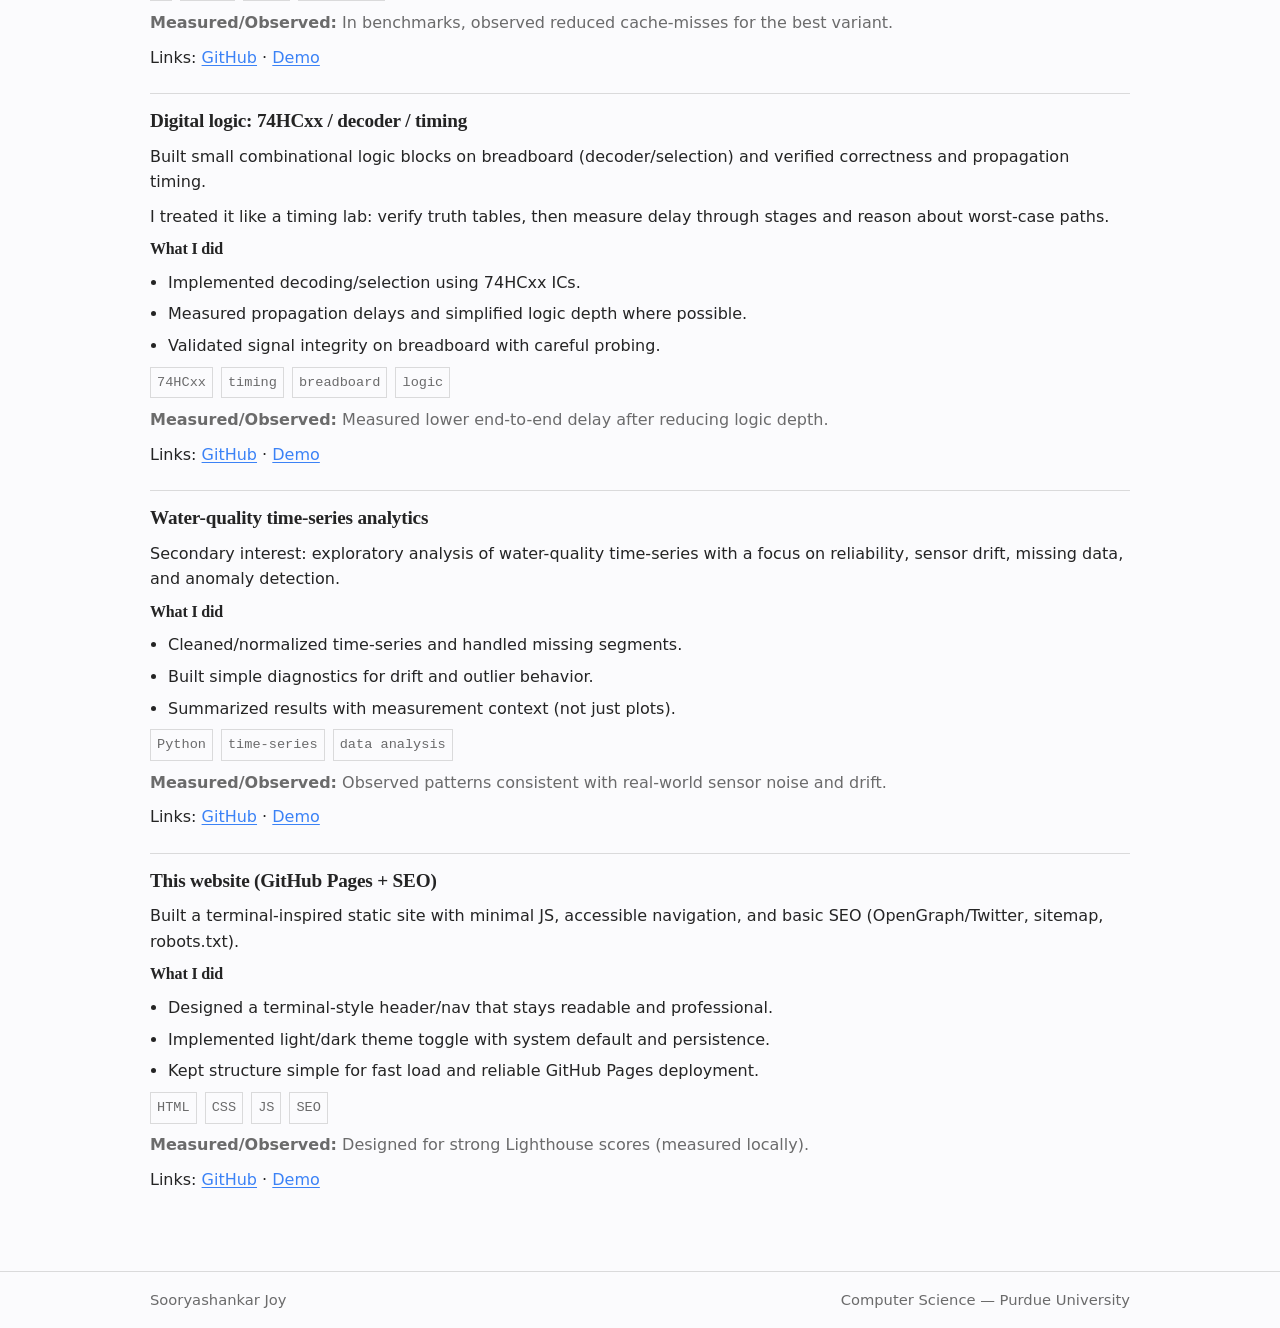
<file: projects.html>
<!doctype html>
<html lang="en">
  <head>
    <meta charset="utf-8" />
    <meta name="viewport" content="width=device-width,initial-scale=1" />

    <title>Projects — Sooryashankar Joy</title>
    <meta
      name="description"
      content="Projects by Sooryashankar Joy: embedded motor control, signal conditioning circuits, cache performance analysis in C, and digital logic."
    />
    <link rel="canonical" href="https://sooryashankarjoy.github.io/projects.html" />

    <meta property="og:title" content="Projects — Sooryashankar Joy" />
    <meta
      property="og:description"
      content="Technical project entries in embedded systems, hardware–software interfaces, instrumentation, and performance."
    />
    <meta property="og:type" content="website" />
    <meta property="og:url" content="https://sooryashankarjoy.github.io/projects.html" />
    <meta property="og:image" content="https://sooryashankarjoy.github.io/assets/og-image.svg" />

    <meta name="twitter:card" content="summary_large_image" />
    <meta name="twitter:title" content="Projects — Sooryashankar Joy" />
    <meta
      name="twitter:description"
      content="Technical project entries in embedded systems, hardware–software interfaces, instrumentation, and performance."
    />
    <meta name="twitter:image" content="https://sooryashankarjoy.github.io/assets/og-image.svg" />

    <link rel="icon" href="./assets/favicon.svg" type="image/svg+xml" />
    <link rel="stylesheet" href="./assets/styles.css" />
  </head>
  <body class="page-projects">
    <a class="skip-link" href="#main">Skip to content</a>

    <header class="site-header">
      <div class="container">
        <div class="header-bar">
          <div class="prompt" aria-label="Prompt">sj@purdue:~/projects$</div>

          <div style="display: inline-flex; align-items: center; gap: 10px">
            <nav class="nav" aria-label="Primary">
              <a data-nav="true" href="./">Home</a>
              <a data-nav="true" href="./projects.html">Projects</a>
              <a data-nav="true" href="./teaching.html">Teaching</a>
              <a data-nav="true" href="./notes.html">Notes</a>
              <a data-nav="true" href="./blog.html">Blog</a>
              <a data-nav="true" href="./about.html">About</a>
              <a data-nav="true" href="./contact.html">Contact</a>
            </nav>

            <div class="header-actions" aria-label="Header controls">
              <button id="themeToggle" class="icon-btn" type="button" aria-label="Toggle theme" title="Toggle theme"></button>
              <button
                id="menuToggle"
                class="icon-btn hamburger"
                type="button"
                aria-label="Open menu"
                aria-expanded="false"
                aria-controls="mobileMenu"
                title="Open menu"
              >
              </button>
            </div>
          </div>
        </div>

        <div id="mobileMenu" class="mobile-menu" aria-label="Mobile navigation">
          <a data-nav="true" href="./">Home</a>
          <a data-nav="true" href="./projects.html">Projects</a>
          <a data-nav="true" href="./teaching.html">Teaching</a>
          <a data-nav="true" href="./notes.html">Notes</a>
          <a data-nav="true" href="./blog.html">Blog</a>
          <a data-nav="true" href="./about.html">About</a>
          <a data-nav="true" href="./contact.html">Contact</a>
        </div>
      </div>
    </header>

    <main id="main">
      <div class="container">
        <section aria-label="Projects header">
          <h1>Projects</h1>

          <div class="panel" aria-label="ls output">
            <pre class="term"><span class="promptline">sj@purdue:~/projects$</span> ls
<a href="#motor-controller">motor-controller/</a>
<a href="#signal-conditioning">signal-conditioning/</a>
<a href="#cache-analysis">cache-analysis/</a>
<a href="#digital-logic">digital-logic/</a>
<a href="#water-quality-analytics">water-quality-analytics/</a>
<a href="#this-website">this-website/</a></pre>
          </div>

          <div id="projectFlags" class="flags" aria-label="Filters">
            <button class="flag" type="button" data-filter="all" aria-pressed="true">--all</button>
            <button class="flag" type="button" data-filter="embedded" aria-pressed="false">--embedded</button>
            <button class="flag" type="button" data-filter="systems" aria-pressed="false">--systems</button>
            <button class="flag" type="button" data-filter="hardware" aria-pressed="false">--hardware</button>
            <button class="flag" type="button" data-filter="data" aria-pressed="false">--data</button>
          </div>
        </section>

        <hr class="rule" />

        <section aria-label="Project list">
          <article
            id="motor-controller"
            class="entry"
            data-categories="embedded,hardware"
            aria-label="Motor control with quadrature encoder"
          >
            <h2>Motor control w/ quadrature encoder</h2>
            <p>
              Closed-loop motor controller using quadrature encoder feedback for speed estimation, with PWM drive and interrupt
              timing constraints.
            </p>
            <p>
              I focused on signal integrity, timer configuration, and building a testable control loop where I could observe
              jitter and validate step response.
            </p>
            <h3>What I did</h3>
            <ul>
              <li>Implemented quadrature decoding and RPM estimation using timers/interrupts.</li>
              <li>Tuned a PI controller using repeatable step tests.</li>
              <li>Instrumented latency/jitter paths to understand control loop limits.</li>
            </ul>
            <div class="tags" aria-label="Tech tags">
              <span class="tag">C</span>
              <span class="tag">PWM</span>
              <span class="tag">timers</span>
              <span class="tag">interrupts</span>
              <span class="tag">encoder</span>
            </div>
            <p class="muted"><strong>Measured/Observed:</strong> In tests, observed improved speed regulation after tuning.</p>
            <p>
              Links:
              <a href="#" rel="noreferrer">GitHub</a> ·
              <a href="#" rel="noreferrer">Demo</a>
            </p>
          </article>

          <article
            id="signal-conditioning"
            class="entry"
            data-categories="hardware,embedded"
            aria-label="Signal conditioning circuit"
          >
            <h2>Signal conditioning: op-amp front-end + comparator</h2>
            <p>
              Analog front-end to condition a noisy input signal into a clean digital edge stream, including gain/offset and
              comparator hysteresis.
            </p>
            <p>
              The emphasis was on measurement: probing correctly, validating thresholds, and checking stability under realistic
              wiring and loading.
            </p>
            <h3>What I did</h3>
            <ul>
              <li>Designed an op-amp stage (gain/offset) with practical filtering.</li>
              <li>Added comparator hysteresis to reduce false triggers.</li>
              <li>Validated waveforms and edge timing with oscilloscope measurements.</li>
            </ul>
            <div class="tags" aria-label="Tech tags">
              <span class="tag">op-amp</span>
              <span class="tag">comparator</span>
              <span class="tag">instrumentation</span>
              <span class="tag">oscilloscope</span>
            </div>
            <p class="muted"><strong>Measured/Observed:</strong> Measured fewer spurious transitions after adding hysteresis.</p>
            <p>
              Links:
              <a href="#" rel="noreferrer">GitHub</a> ·
              <a href="#" rel="noreferrer">Demo</a>
            </p>
          </article>

          <article
            id="cache-analysis"
            class="entry"
            data-categories="systems"
            aria-label="Performance profiling in C"
          >
            <h2>Cache performance analysis in C (perf stat)</h2>
            <p>
              Benchmarked matrix-vector style kernels and used Linux perf counters to quantify cache misses, cycles, and
              instruction behavior.
            </p>
            <p>
              The goal was to replace “it feels faster” with repeatable measurements and to understand why a change helped (or
              didn’t).
            </p>
            <h3>What I did</h3>
            <ul>
              <li>Collected perf counters (cycles, instructions, cache-misses) across kernel variants.</li>
              <li>Changed access patterns (layout/loop order) and re-measured systematically.</li>
              <li>Wrote small scripts to keep runs comparable and reduce noise.</li>
            </ul>
            <div class="tags" aria-label="Tech tags">
              <span class="tag">C</span>
              <span class="tag">Linux</span>
              <span class="tag">perf</span>
              <span class="tag">profiling</span>
            </div>
            <p class="muted"><strong>Measured/Observed:</strong> In benchmarks, observed reduced cache-misses for the best variant.</p>
            <p>
              Links:
              <a href="#" rel="noreferrer">GitHub</a> ·
              <a href="#" rel="noreferrer">Demo</a>
            </p>
          </article>

          <article
            id="digital-logic"
            class="entry"
            data-categories="hardware"
            aria-label="Digital logic project"
          >
            <h2>Digital logic: 74HCxx / decoder / timing</h2>
            <p>
              Built small combinational logic blocks on breadboard (decoder/selection) and verified correctness and propagation
              timing.
            </p>
            <p>
              I treated it like a timing lab: verify truth tables, then measure delay through stages and reason about worst-case
              paths.
            </p>
            <h3>What I did</h3>
            <ul>
              <li>Implemented decoding/selection using 74HCxx ICs.</li>
              <li>Measured propagation delays and simplified logic depth where possible.</li>
              <li>Validated signal integrity on breadboard with careful probing.</li>
            </ul>
            <div class="tags" aria-label="Tech tags">
              <span class="tag">74HCxx</span>
              <span class="tag">timing</span>
              <span class="tag">breadboard</span>
              <span class="tag">logic</span>
            </div>
            <p class="muted"><strong>Measured/Observed:</strong> Measured lower end-to-end delay after reducing logic depth.</p>
            <p>
              Links:
              <a href="#" rel="noreferrer">GitHub</a> ·
              <a href="#" rel="noreferrer">Demo</a>
            </p>
          </article>

          <article
            id="water-quality-analytics"
            class="entry"
            data-categories="data"
            aria-label="Water-quality analytics"
          >
            <h2>Water-quality time-series analytics</h2>
            <p>
              Secondary interest: exploratory analysis of water-quality time-series with a focus on reliability, sensor drift,
              missing data, and anomaly detection.
            </p>
            <h3>What I did</h3>
            <ul>
              <li>Cleaned/normalized time-series and handled missing segments.</li>
              <li>Built simple diagnostics for drift and outlier behavior.</li>
              <li>Summarized results with measurement context (not just plots).</li>
            </ul>
            <div class="tags" aria-label="Tech tags">
              <span class="tag">Python</span>
              <span class="tag">time-series</span>
              <span class="tag">data analysis</span>
            </div>
            <p class="muted"><strong>Measured/Observed:</strong> Observed patterns consistent with real-world sensor noise and drift.</p>
            <p>
              Links:
              <a href="#" rel="noreferrer">GitHub</a> ·
              <a href="#" rel="noreferrer">Demo</a>
            </p>
          </article>

          <article
            id="this-website"
            class="entry"
            data-categories="systems"
            aria-label="This website"
          >
            <h2>This website (GitHub Pages + SEO)</h2>
            <p>
              Built a terminal-inspired static site with minimal JS, accessible navigation, and basic SEO (OpenGraph/Twitter,
              sitemap, robots.txt).
            </p>
            <h3>What I did</h3>
            <ul>
              <li>Designed a terminal-style header/nav that stays readable and professional.</li>
              <li>Implemented light/dark theme toggle with system default and persistence.</li>
              <li>Kept structure simple for fast load and reliable GitHub Pages deployment.</li>
            </ul>
            <div class="tags" aria-label="Tech tags">
              <span class="tag">HTML</span>
              <span class="tag">CSS</span>
              <span class="tag">JS</span>
              <span class="tag">SEO</span>
            </div>
            <p class="muted"><strong>Measured/Observed:</strong> Designed for strong Lighthouse scores (measured locally).</p>
            <p>
              Links:
              <a href="#" rel="noreferrer">GitHub</a> ·
              <a href="#" rel="noreferrer">Demo</a>
            </p>
          </article>
        </section>
      </div>
    </main>

    <footer class="site-footer">
      <div class="container footer-inner">
        <span>Sooryashankar Joy</span>
        <span class="muted">Computer Science — Purdue University</span>
      </div>
    </footer>

    <script defer src="./assets/main.js"></script>
  </body>
</html>
</file>
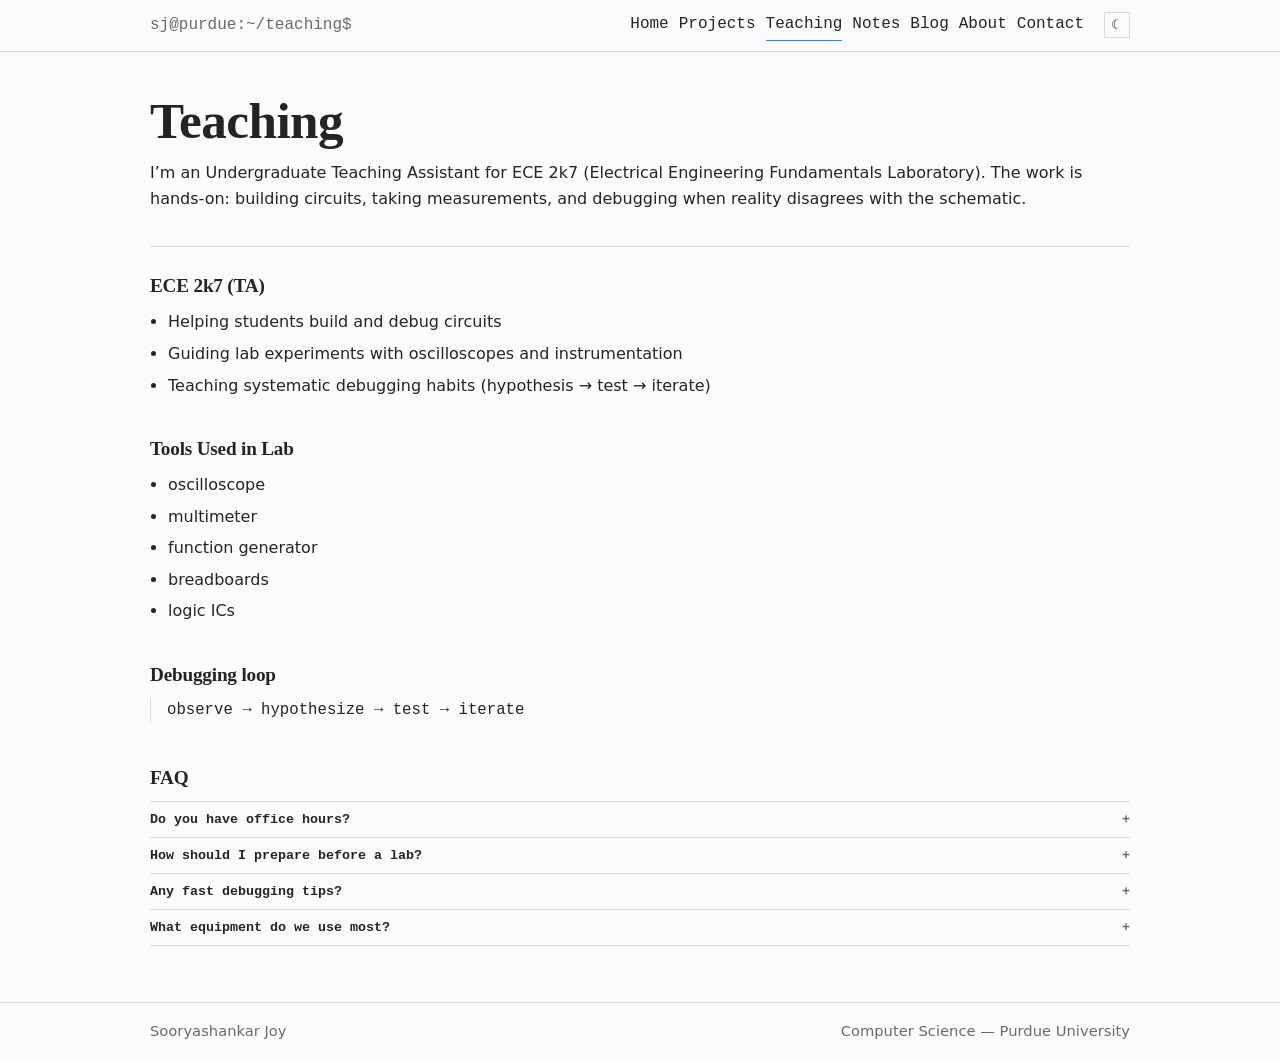
<file: teaching.html>
<!doctype html>
<html lang="en">
  <head>
    <meta charset="utf-8" />
    <meta name="viewport" content="width=device-width,initial-scale=1" />

    <title>Teaching — Sooryashankar Joy</title>
    <meta
      name="description"
      content="Sooryashankar Joy is an Undergraduate Teaching Assistant for ECE 2k7 at Purdue University, helping students build, measure, and debug real circuits."
    />
    <link rel="canonical" href="https://sooryashankarjoy.github.io/teaching.html" />

    <meta property="og:title" content="Teaching — Sooryashankar Joy" />
    <meta
      property="og:description"
      content="ECE 2k7 TA work: circuits, instrumentation, and systematic debugging habits."
    />
    <meta property="og:type" content="website" />
    <meta property="og:url" content="https://sooryashankarjoy.github.io/teaching.html" />
    <meta property="og:image" content="https://sooryashankarjoy.github.io/assets/og-image.svg" />

    <meta name="twitter:card" content="summary_large_image" />
    <meta name="twitter:title" content="Teaching — Sooryashankar Joy" />
    <meta
      name="twitter:description"
      content="ECE 2k7 TA work: circuits, instrumentation, and systematic debugging habits."
    />
    <meta name="twitter:image" content="https://sooryashankarjoy.github.io/assets/og-image.svg" />

    <link rel="icon" href="./assets/favicon.svg" type="image/svg+xml" />
    <link rel="stylesheet" href="./assets/styles.css" />
  </head>
  <body class="page-teaching">
    <a class="skip-link" href="#main">Skip to content</a>

    <header class="site-header">
      <div class="container">
        <div class="header-bar">
          <div class="prompt" aria-label="Prompt">sj@purdue:~/teaching$</div>

          <div style="display: inline-flex; align-items: center; gap: 10px">
            <nav class="nav" aria-label="Primary">
              <a data-nav="true" href="./">Home</a>
              <a data-nav="true" href="./projects.html">Projects</a>
              <a data-nav="true" href="./teaching.html">Teaching</a>
              <a data-nav="true" href="./notes.html">Notes</a>
              <a data-nav="true" href="./blog.html">Blog</a>
              <a data-nav="true" href="./about.html">About</a>
              <a data-nav="true" href="./contact.html">Contact</a>
            </nav>

            <div class="header-actions" aria-label="Header controls">
              <button id="themeToggle" class="icon-btn" type="button" aria-label="Toggle theme" title="Toggle theme"></button>
              <button
                id="menuToggle"
                class="icon-btn hamburger"
                type="button"
                aria-label="Open menu"
                aria-expanded="false"
                aria-controls="mobileMenu"
                title="Open menu"
              >
              </button>
            </div>
          </div>
        </div>

        <div id="mobileMenu" class="mobile-menu" aria-label="Mobile navigation">
          <a data-nav="true" href="./">Home</a>
          <a data-nav="true" href="./projects.html">Projects</a>
          <a data-nav="true" href="./teaching.html">Teaching</a>
          <a data-nav="true" href="./notes.html">Notes</a>
          <a data-nav="true" href="./blog.html">Blog</a>
          <a data-nav="true" href="./about.html">About</a>
          <a data-nav="true" href="./contact.html">Contact</a>
        </div>
      </div>
    </header>

    <main id="main">
      <div class="container">
        <section aria-label="Teaching header">
          <h1>Teaching</h1>
          <p>
            I’m an Undergraduate Teaching Assistant for ECE 2k7 (Electrical Engineering Fundamentals Laboratory). The work is
            hands-on: building circuits, taking measurements, and debugging when reality disagrees with the schematic.
          </p>
        </section>

        <hr class="rule" />

        <section aria-label="ECE 2k7 TA role">
          <h2>ECE 2k7 (TA)</h2>
          <ul>
            <li>Helping students build and debug circuits</li>
            <li>Guiding lab experiments with oscilloscopes and instrumentation</li>
            <li>Teaching systematic debugging habits (hypothesis → test → iterate)</li>
          </ul>
        </section>

        <section aria-label="Tools used in lab">
          <h2>Tools Used in Lab</h2>
          <ul>
            <li>oscilloscope</li>
            <li>multimeter</li>
            <li>function generator</li>
            <li>breadboards</li>
            <li>logic ICs</li>
          </ul>
        </section>

        <section aria-label="Debugging loop">
          <h2>Debugging loop</h2>
          <div class="panel">
            <pre class="term">observe → hypothesize → test → iterate</pre>
          </div>
        </section>

        <section aria-label="FAQ">
          <h2>FAQ</h2>
          <div id="faq" class="accordion">
            <div class="acc-item">
              <button class="acc-btn" type="button" aria-expanded="false" aria-controls="faq1">
                <span>Do you have office hours?</span><span class="muted" aria-hidden="true">+</span>
              </button>
              <div id="faq1" class="acc-panel" hidden>
                Office hours depend on the course schedule. During lab time, I’m available to help; otherwise, check course
                announcements for TA availability.
              </div>
            </div>

            <div class="acc-item">
              <button class="acc-btn" type="button" aria-expanded="false" aria-controls="faq2">
                <span>How should I prepare before a lab?</span><span class="muted" aria-hidden="true">+</span>
              </button>
              <div id="faq2" class="acc-panel" hidden>
                Skim the procedure, write down what you expect to measure, and note likely failure modes (wiring, reference
                points, loading). Preparation turns debugging into a short checklist.
              </div>
            </div>

            <div class="acc-item">
              <button class="acc-btn" type="button" aria-expanded="false" aria-controls="faq3">
                <span>Any fast debugging tips?</span><span class="muted" aria-hidden="true">+</span>
              </button>
              <div id="faq3" class="acc-panel" hidden>
                Verify power/ground and continuity first. Then isolate one stage at a time. If a waveform looks wrong, confirm
                probe grounding and reference points before changing the circuit.
              </div>
            </div>

            <div class="acc-item">
              <button class="acc-btn" type="button" aria-expanded="false" aria-controls="faq4">
                <span>What equipment do we use most?</span><span class="muted" aria-hidden="true">+</span>
              </button>
              <div id="faq4" class="acc-panel" hidden>
                Usually an oscilloscope, multimeter, function generator, power supply, and breadboarded circuits. The key skill
                is choosing the right measurement for the question.
              </div>
            </div>
          </div>
        </section>
      </div>
    </main>

    <footer class="site-footer">
      <div class="container footer-inner">
        <span>Sooryashankar Joy</span>
        <span class="muted">Computer Science — Purdue University</span>
      </div>
    </footer>

    <script defer src="./assets/main.js"></script>
  </body>
</html>
</file>
<file: assets/styles.css>
/*
  Sooryashankar Joy — terminal-inspired site (refined)
  Goals:
  - documentation-like page with terminal accents
  - solid deep background, subtle 1px rules, no decorative overlays
  - serif headings / sans body / monospace terminal blocks
*/

:root {
  /* Accent (single) */
  --accent: #3b82f6;

  /* Colors (dark default) */
  --bg: #0b0f14;
  --panel: rgba(255, 255, 255, 0.03);
  --text: rgba(255, 255, 255, 0.92);
  --muted: rgba(255, 255, 255, 0.66);
  --border: rgba(255, 255, 255, 0.12);

  /* Typography (no external downloads; use if installed + fallbacks) */
  --font-serif: "IBM Plex Serif", "Source Serif 4", ui-serif, Georgia, "Times New Roman", serif;
  --font-sans: Inter, ui-sans-serif, system-ui, -apple-system, Segoe UI, Roboto, Arial, "Noto Sans", "Liberation Sans",
    sans-serif;
  --font-mono: "JetBrains Mono", ui-monospace, SFMono-Regular, Menlo, Monaco, Consolas, "Liberation Mono", "Courier New",
    monospace;

  /* Layout */
  --content: 980px;
  --pad: 18px;

  /* Spacing scale */
  --space-xs: 6px;
  --space-sm: 10px;
  --space-md: 16px;
  --space-lg: 24px;

  color-scheme: dark;
}

html[data-theme="light"] {
  --bg: #fbfbfd;
  --panel: rgba(17, 17, 17, 0.03);
  --text: rgba(17, 17, 17, 0.92);
  --muted: rgba(17, 17, 17, 0.62);
  --border: rgba(17, 17, 17, 0.14);
  color-scheme: light;
}

* {
  box-sizing: border-box;
}

html,
body {
  height: 100%;
}

body {
  margin: 0;
  background: var(--bg);
  color: var(--text);
  font-family: var(--font-sans);
  line-height: 1.6;
}

img,
svg {
  max-width: 100%;
  height: auto;
}

/* Links */
a {
  color: var(--accent);
  text-decoration: underline;
  text-decoration-thickness: 1px;
  text-underline-offset: 2px;
}

a:hover {
  text-decoration-thickness: 2px;
}

/* Accessibility */
:focus-visible {
  outline: 2px solid color-mix(in oklab, var(--accent), white 12%);
  outline-offset: 2px;
}

.skip-link {
  position: absolute;
  left: 12px;
  top: 10px;
  padding: 8px 10px;
  border-radius: 0;
  background: var(--bg);
  border: 1px solid var(--border);
  font-family: var(--font-mono);
  font-weight: 700;
  transform: translateY(-150%);
  z-index: 1000;
}

.skip-link:focus {
  transform: translateY(0);
}

/* Layout */
.container {
  width: min(var(--content), calc(100% - (var(--pad) * 2)));
  margin: 0 auto;
}

main {
  padding: var(--space-lg) 0 calc(var(--space-lg) + var(--space-md));
}

section {
  padding: var(--space-md) 0;
}

.rule {
  border: 0;
  height: 1px;
  background: var(--border);
  margin: var(--space-sm) 0;
}

/* Header (terminal tab bar) */
.site-header {
  border-bottom: 1px solid var(--border);
  background: var(--bg);
}

.header-bar {
  display: flex;
  align-items: center;
  justify-content: space-between;
  gap: var(--space-md);
  padding: var(--space-sm) 0;
  font-family: var(--font-mono);
}

.prompt {
  color: var(--muted);
  white-space: nowrap;
}

/* Single caret used only on home (see .blink-caret) */
.blink-caret {
  display: inline-block;
  width: 0.6ch;
  margin-left: 0.15ch;
  color: var(--accent);
  animation: caretBlink 1.1s steps(1, end) infinite;
}

@keyframes caretBlink {
  0%,
  49% {
    opacity: 1;
  }
  50%,
  100% {
    opacity: 0;
  }
}

@media (prefers-reduced-motion: reduce) {
  .blink-caret {
    animation: none;
  }
}

.nav {
  display: flex;
  align-items: center;
  gap: var(--space-sm);
  flex-wrap: wrap;
  justify-content: flex-end;
}

.nav a {
  color: var(--text);
  text-decoration: none;
  padding: 2px 0;
  border-bottom: 1px solid transparent;
  font-weight: 500;
}

.nav a:hover {
  border-bottom-color: var(--border);
}

.nav a[aria-current="page"] {
  border-bottom-color: var(--accent);
}

.header-actions {
  display: inline-flex;
  align-items: center;
  gap: var(--space-xs);
  margin-left: var(--space-sm);
}

.icon-btn {
  font-family: var(--font-mono);
  border: 1px solid var(--border);
  background: transparent;
  color: var(--text);
  padding: 4px 6px;
  border-radius: 0;
  cursor: pointer;
}

.icon-btn:hover {
  border-color: var(--border);
}

/* Icon-only buttons (no labels) */
#themeToggle::before {
  content: "◐";
}

html[data-theme="light"] #themeToggle::before {
  content: "☾";
}

#menuToggle::before {
  content: "≡";
}

.hamburger {
  display: none;
}

.mobile-menu {
  display: none;
  padding: var(--space-sm) 0 var(--space-md);
  border-top: 1px solid var(--border);
}

.mobile-menu a {
  display: block;
  padding: var(--space-sm) 0;
  text-decoration: none;
  border-bottom: 1px solid var(--border);
  color: var(--text);
  font-family: var(--font-mono);
}

.mobile-menu a:last-child {
  border-bottom: 0;
}

html[data-menu-open="true"] .mobile-menu {
  display: block;
}

@media (max-width: 780px) {
  .nav {
    display: none;
  }
  .hamburger {
    display: inline-flex;
  }
}

/* Typography */
h1,
h2,
h3 {
  font-family: var(--font-serif);
  letter-spacing: -0.01em;
  margin: 0 0 10px;
}

h1 {
  font-size: clamp(2.2rem, 4.8vw, 3.2rem);
  line-height: 1.15;
}

h2 {
  font-size: 1.2rem;
  line-height: 1.35;
}

h3 {
  font-size: 1rem;
  line-height: 1.35;
}

p {
  margin: 0.55rem 0;
}

.muted {
  color: var(--muted);
}

.mono {
  font-family: var(--font-mono);
}

/* Terminal panels */
.panel {
  border: 0;
  border-left: 1px solid var(--border);
  background: transparent;
  padding: 0 var(--space-md);
  margin: var(--space-sm) 0;
}

.term {
  font-family: var(--font-mono);
  font-size: 0.98rem;
  line-height: 1.6;
  white-space: pre-wrap;
  margin: 0;
}

.promptline {
  color: var(--muted);
}

.cta-row {
  display: flex;
  flex-wrap: wrap;
  gap: var(--space-sm);
  margin-top: var(--space-sm);
}

.cmd-btn {
  font-family: var(--font-mono);
  font-weight: 700;
  padding: 6px 8px;
  border-radius: 0;
  border: 1px solid var(--border);
  background: transparent;
  color: var(--text);
  text-decoration: none;
}

.cmd-btn:hover {
  border-color: var(--border);
  text-decoration: none;
}

.cmd-btn.primary {
  border-color: color-mix(in oklab, var(--accent), var(--border) 70%);
}

/* Lists */
ul {
  margin: 10px 0 0 18px;
  padding: 0;
}

li {
  margin: 6px 0;
}

/* Projects entries */
.ls {
  margin-top: 10px;
}

.ls a {
  display: block;
  text-decoration: none;
  color: var(--text);
  padding: 2px 0;
}

.ls a:hover {
  color: var(--accent);
  text-decoration: underline;
}

.entry {
  padding: 14px 0;
}

.entry + .entry {
  border-top: 1px solid var(--border);
}

.tags {
  display: flex;
  flex-wrap: wrap;
  gap: 8px;
  margin-top: 8px;
}

.tag {
  font-family: var(--font-mono);
  font-size: 0.85rem;
  padding: 4px 6px;
  border: 1px solid var(--border);
  border-radius: 0;
  color: var(--muted);
}

/* Blog */
.post-list {
  margin-top: var(--space-sm);
}

.post {
  padding: 14px 0;
}

.post + .post {
  border-top: 1px solid var(--border);
}

.post-meta {
  font-family: var(--font-mono);
  color: var(--muted);
  font-size: 0.92rem;
}

.post-title {
  margin: 6px 0 0;
  font-family: var(--font-serif);
  font-size: 1.05rem;
}

.post-title a {
  color: var(--text);
  text-decoration: none;
  border-bottom: 1px solid transparent;
}

.post-title a:hover {
  border-bottom-color: var(--accent);
}

.post-body h1,
.post-body h2,
.post-body h3 {
  margin-top: 1.2rem;
}

.post-body pre {
  border: 0;
  border-left: 1px solid var(--border);
  border-radius: 0;
  background: transparent;
  padding: 0 var(--space-md);
  overflow: auto;
}

.post-body code {
  font-family: var(--font-mono);
}

.flags {
  display: flex;
  flex-wrap: wrap;
  gap: var(--space-sm);
  margin: var(--space-sm) 0 0;
}

.flag {
  font-family: var(--font-mono);
  border: 1px solid var(--border);
  border-radius: 0;
  background: transparent;
  color: var(--muted);
  padding: 5px 7px;
  cursor: pointer;
}

.flag[aria-pressed="true"] {
  color: var(--text);
  border-color: color-mix(in oklab, var(--accent), var(--border) 65%);
}

.flag:hover {
  border-color: var(--border);
}

/* Accordion */
.accordion {
  border-top: 1px solid var(--border);
  margin-top: var(--space-sm);
}

.acc-item {
  border-bottom: 1px solid var(--border);
}

.acc-btn {
  width: 100%;
  text-align: left;
  padding: 10px 0;
  border: 0;
  background: transparent;
  color: var(--text);
  font-family: var(--font-mono);
  font-weight: 600;
  cursor: pointer;
  display: flex;
  justify-content: space-between;
  gap: 12px;
}

.acc-panel {
  padding: 0 0 12px;
  color: var(--muted);
}

.acc-panel[hidden] {
  display: none;
}

/* Footer */
.site-footer {
  border-top: 1px solid var(--border);
  padding: var(--space-md) 0;
  color: var(--muted);
  font-family: var(--font-sans);
  font-size: 0.92rem;
}

.footer-inner {
  display: flex;
  flex-wrap: wrap;
  gap: var(--space-sm);
  justify-content: space-between;
}
</file>
